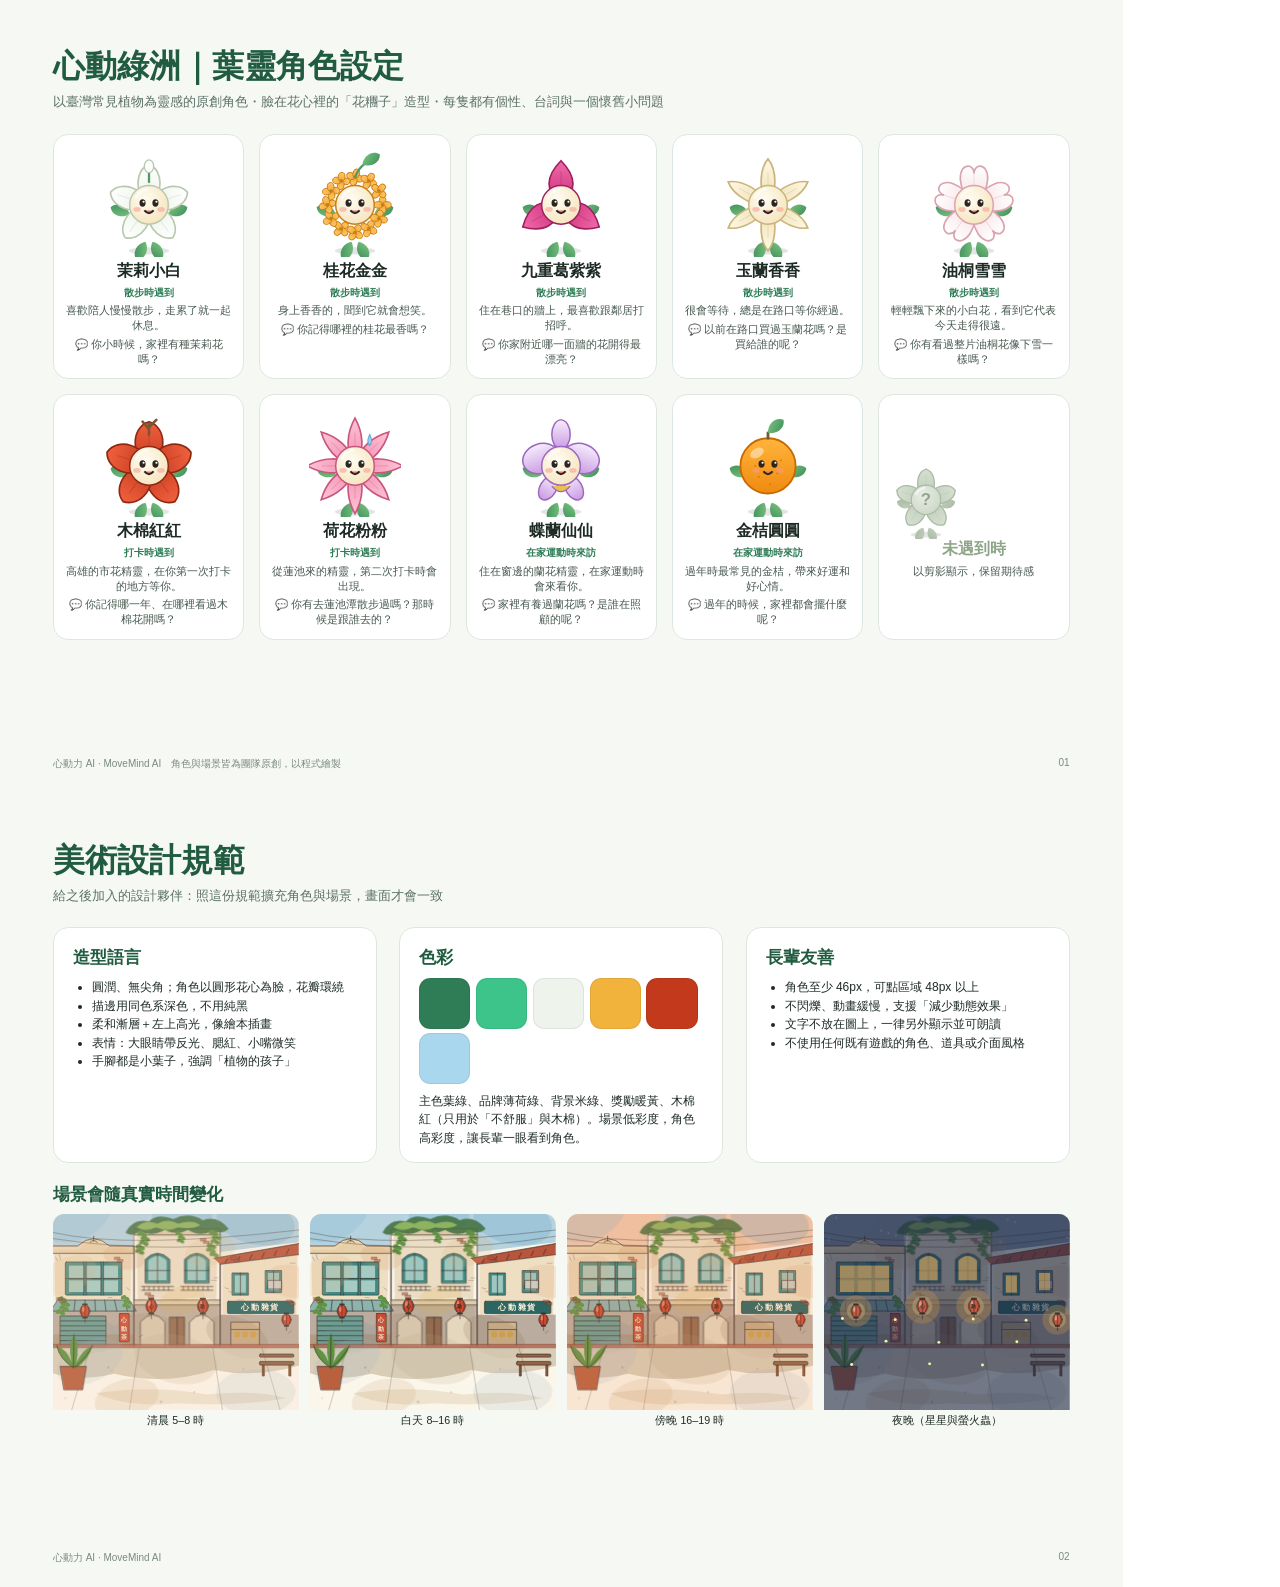
<file: tools/character_sheet.html>
<!doctype html><html lang="zh-Hant-TW"><head><meta charset="utf-8"><style>
@page { size: A4 landscape; margin: 0; }
body { margin: 0; font-family: "Noto Sans CJK TC","PingFang TC",sans-serif; color: #1D2B24; }
.pg { width: 297mm; height: 210mm; padding: 12mm 14mm; box-sizing: border-box; page-break-after: always; position: relative; background: #F6F9F3; overflow: hidden; }
h1 { margin: 0; font-size: 24pt; color: #215C40; } .sub { color: #5B6F69; margin: 1mm 0 6mm; font-size: 10pt; }
.cast { display: grid; grid-template-columns: repeat(5, 1fr); gap: 4mm; }
.c { background: #fff; border-radius: 4mm; padding: 3mm; text-align: center; border: 1px solid #DDE7DF; }
.c b { font-size: 12pt; display: block; } .c .k { font-size: 7.5pt; color: #2F7D57; font-weight: 700; } .c p { font-size: 8pt; margin: 1mm 0 0; color: #47594F; line-height: 1.4; }
.row { display: flex; gap: 6mm; } .box { background: #fff; border-radius: 4mm; padding: 4mm 5mm; border: 1px solid #DDE7DF; flex: 1; font-size: 9pt; line-height: 1.55; }
.sw { display: inline-block; width: 13mm; height: 13mm; border-radius: 3mm; margin: 0 1.5mm 1mm 0; vertical-align: middle; border: 1px solid #0001; }
.scene { display: grid; grid-template-columns: repeat(4, 1fr); gap: 3mm; } .scene div { border-radius: 3mm; overflow: hidden; } .scene svg { width: 100%; display: block; } .scene p { margin: 1mm 0 0; font-size: 8pt; text-align: center; }
h2 { font-size: 13pt; margin: 0 0 2mm; color: #215C40; } ul { margin: 0; padding-left: 5mm; }
.foot { position: absolute; bottom: 6mm; left: 14mm; right: 14mm; font-size: 7.5pt; color: #7A8A83; display: flex; justify-content: space-between; }
</style></head><body>
<section class="pg"><h1>心動綠洲｜葉靈角色設定</h1><p class="sub">以臺灣常見植物為靈感的原創角色・臉在花心裡的「花糰子」造型・每隻都有個性、台詞與一個懷舊小問題</p><div class="cast" id="cast"></div>
<div class="foot"><span>心動力 AI · MoveMind AI　角色與場景皆為團隊原創，以程式繪製</span><span>01</span></div></section>
<section class="pg"><h1>美術設計規範</h1><p class="sub">給之後加入的設計夥伴：照這份規範擴充角色與場景，畫面才會一致</p>
<div class="row" style="margin-bottom:5mm">
 <div class="box"><h2>造型語言</h2><ul><li>圓潤、無尖角；角色以圓形花心為臉，花瓣環繞</li><li>描邊用同色系深色，不用純黑</li><li>柔和漸層＋左上高光，像繪本插畫</li><li>表情：大眼睛帶反光、腮紅、小嘴微笑</li><li>手腳都是小葉子，強調「植物的孩子」</li></ul></div>
 <div class="box"><h2>色彩</h2><span class="sw" style="background:#2F7D57"></span><span class="sw" style="background:#3CC48A"></span><span class="sw" style="background:#EEF4EC"></span><span class="sw" style="background:#F2B33D"></span><span class="sw" style="background:#C2391B"></span><span class="sw" style="background:#A9D8EE"></span><p style="margin:1mm 0 0">主色葉綠、品牌薄荷綠、背景米綠、獎勵暖黃、木棉紅（只用於「不舒服」與木棉）。場景低彩度，角色高彩度，讓長輩一眼看到角色。</p></div>
 <div class="box"><h2>長輩友善</h2><ul><li>角色至少 46px，可點區域 48px 以上</li><li>不閃爍、動畫緩慢，支援「減少動態效果」</li><li>文字不放在圖上，一律另外顯示並可朗讀</li><li>不使用任何既有遊戲的角色、道具或介面風格</li></ul></div>
</div>
<h2>場景會隨真實時間變化</h2><div class="scene" id="scene"></div>
<div class="foot"><span>心動力 AI · MoveMind AI</span><span>02</span></div></section>
<script type="module">
import { SPIRITS } from '/js/content.js';
import { spiritArt, sceneBack, sceneFront } from '/js/art.js';
const from = { walk: '散步時遇到', checkin: '打卡時遇到', home: '在家運動時來訪' };
document.getElementById('cast').innerHTML = SPIRITS.map(s => `<div class="c">${spiritArt(s.id, 92)}<b>${s.name}</b><span class="k">${from[s.from]}</span><p>${s.line}</p><p>💬 ${s.talk[2]}</p></div>`).join('') + `<div class="c" style="display:flex;flex-direction:column;justify-content:center">${spiritArt('jasmine', 70, { silhouette: true })}<b style="color:#8FA58A">未遇到時</b><p>以剪影顯示，保留期待感</p></div>`;
document.getElementById('scene').innerHTML = [['dawn','清晨 5–8 時'],['day','白天 8–16 時'],['dusk','傍晚 16–19 時'],['night','夜晚（星星與螢火蟲）']].map(([t,l]) => `<div><svg viewBox="0 0 400 320">${sceneBack(400,320,t)}${sceneFront(400,320,t)}</svg><p>${l}</p></div>`).join('');
</script></body></html>
</file>
